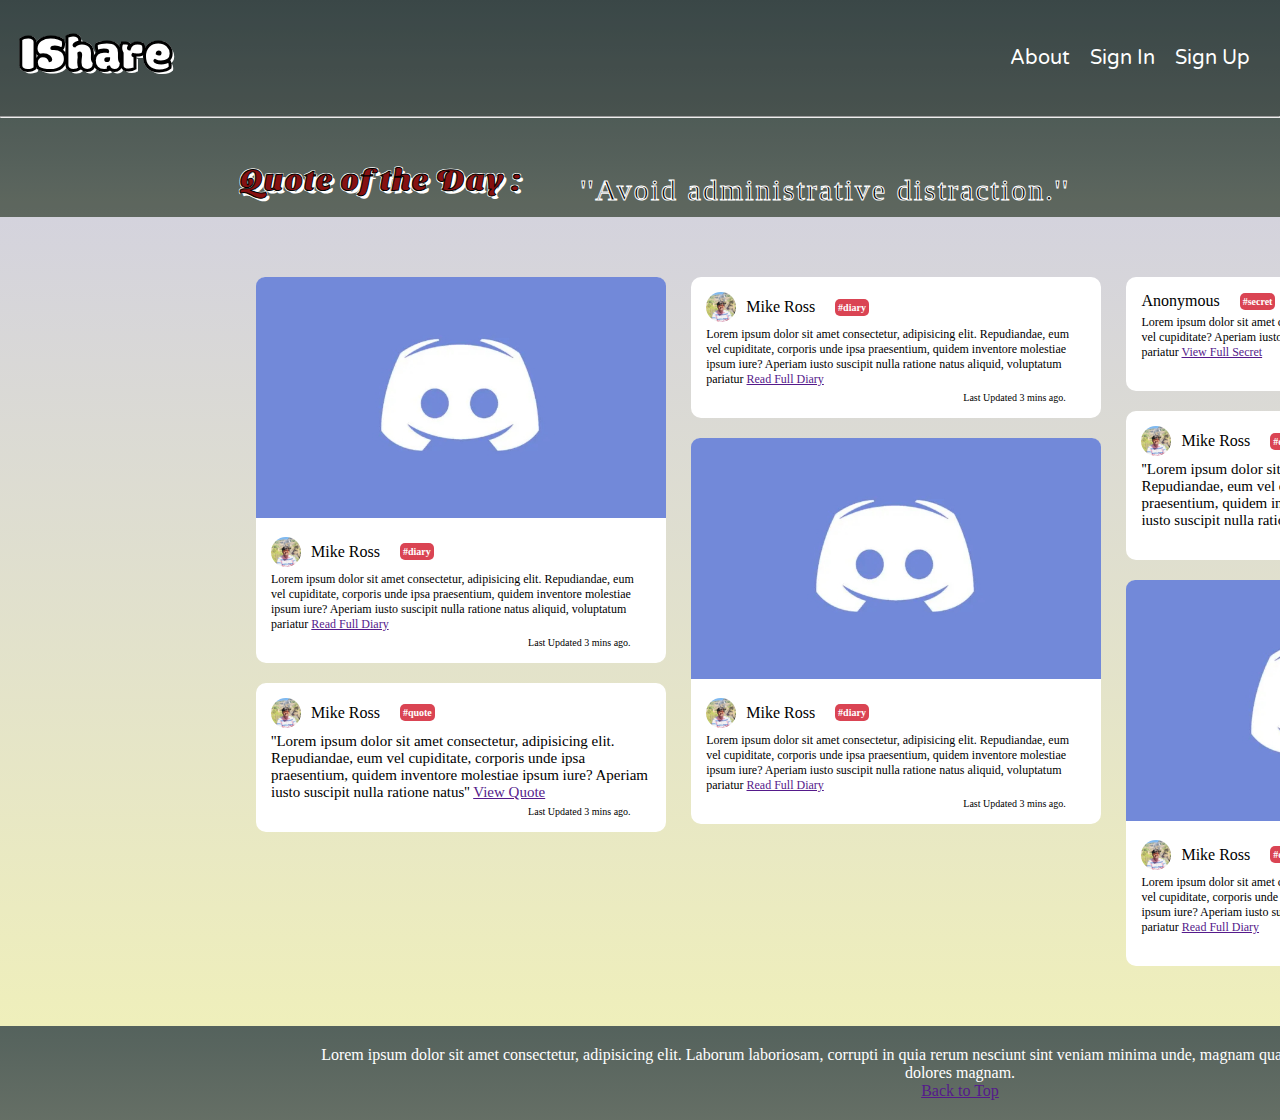
<file: views/index.html>
<!DOCTYPE html>
<html lang="en">
<head>
    <meta charset="UTF-8">
    <meta name="viewport" content="width=device-width, initial-scale=1.0">
    <!-- Stylesheets -->
    <!-- Bootstrap CSS -->
    <link rel="stylesheet" href="https://cdn.jsdelivr.net/npm/bootstrap@4.5.3/dist/css/bootstrap.min.css" integrity="sha384-TX8t27EcRE3e/ihU7zmQxVncDAy5uIKz4rEkgIXeMed4M0jlfIDPvg6uqKI2xXr2" crossorigin="anonymous">
    <link rel="stylesheet" href="../assets/css/index.css">

    <!-- Fonts -->
        <link href="https://fonts.googleapis.com/css2?family=Cabin&family=Calligraffitti&family=Modak&display=swap" rel="stylesheet">
        <link href="https://fonts.googleapis.com/css2?family=Varela+Round&display=swap" rel="stylesheet">
        <link href="https://fonts.googleapis.com/css2?family=Sansita+Swashed:wght@600&display=swap" rel="stylesheet">

    <!-- Icons -->
        <link rel="stylesheet" href="https://cdnjs.cloudflare.com/ajax/libs/font-awesome/5.15.1/css/all.min.css" integrity="sha512-+4zCK9k+qNFUR5X+cKL9EIR+ZOhtIloNl9GIKS57V1MyNsYpYcUrUeQc9vNfzsWfV28IaLL3i96P9sdNyeRssA==" crossorigin="anonymous" />
        
    
    <title>IShare</title>
</head>
<body>
    
<div class="nav-container">
    <div class="logo">IShare</div>
    <div class="right-container">
        <div class="nav-common"><a href="../views/about.html">About</a></div>
        <div class="nav-common"><a href="../views/auth/login.html">Sign In</a></div>
        <div class="nav-common"><a href="../views/auth/signup.html">Sign Up</a></div>
    </div>
</div>
<hr>
<div class="quote-container">
    <div class="quote-content">
        <h2><strong>Quote of the Day :</strong></h2>
        <p class="quote">''Avoid administrative distraction.''</p>
    </div>
</div>

<div class="diary-container">
    <div class="left-d">
        <div class="card-container-d-with-image">
            <img src="../assets/images/default.jpg" alt="" class="d-image-def">
            <div class="d-content-container">
                <div class="d-author-container">
                    <img src="../assets/images/avatar.jpg" alt="" class="d-avatar">
                    <div class="d-author">Mike Ross</div>
                    <div class="d-tag"><strong>#diary</strong></div>
                </div>
                <div class="d-content">Lorem ipsum dolor sit amet consectetur, adipisicing elit. Repudiandae, eum vel cupiditate, corporis unde ipsa praesentium, quidem inventore molestiae ipsum iure? Aperiam iusto suscipit nulla ratione natus <span class="faded-content">aliquid, voluptatum pariatur</span> <a href="">Read Full Diary</a></div>
                <div class="d-date">Last Updated 3 mins ago.</div>
            </div>
        </div>
        <div class="card-container-q">
            <div class="d-content-container">
                <div class="d-author-container">
                    <img src="../assets/images/avatar.jpg" alt="" class="d-avatar">
                    <div class="d-author">Mike Ross</div>
                    <div class="d-tag"><strong>#quote</strong></div>
                </div>
                <div class="q-content">''Lorem ipsum dolor sit amet consectetur, adipisicing elit. Repudiandae, eum vel cupiditate, corporis unde ipsa praesentium, quidem inventore molestiae ipsum iure? Aperiam iusto suscipit nulla ratione natus'' <a href="">View Quote</a></div>
                <div class="d-date">Last Updated 3 mins ago.</div>
            </div>
        </div>
    </div>
    <div class="middle-d">
        <div class="card-container-d-without-image">
            <div class="d-content-container">
                <div class="d-author-container">
                    <img src="../assets/images/avatar.jpg" alt="" class="d-avatar">
                    <div class="d-author">Mike Ross</div>
                    <div class="d-tag"><strong>#diary</strong></div>
                </div>

                <div class="d-content">Lorem ipsum dolor sit amet consectetur, adipisicing elit. Repudiandae, eum vel cupiditate, corporis unde ipsa praesentium, quidem inventore molestiae ipsum iure? Aperiam iusto suscipit nulla ratione natus <span class="faded-content">aliquid, voluptatum pariatur</span> <a href="">Read Full Diary</a></div>
                <div class="d-date">Last Updated 3 mins ago.</div>
            </div>
        </div>
        <div class="card-container-d-with-image">
            <img src="../assets/images/default.jpg" alt="" class="d-image-def">
            <div class="d-content-container">
                <div class="d-author-container">
                    <img src="../assets/images/avatar.jpg" alt="" class="d-avatar">
                    <div class="d-author">Mike Ross</div>
                    <div class="d-tag"><strong>#diary</strong></div>
                </div>
                <div class="d-content">Lorem ipsum dolor sit amet consectetur, adipisicing elit. Repudiandae, eum vel cupiditate, corporis unde ipsa praesentium, quidem inventore molestiae ipsum iure? Aperiam iusto suscipit nulla ratione natus <span class="faded-content">aliquid, voluptatum pariatur</span> <a href="">Read Full Diary</a></div>
                <div class="d-date">Last Updated 3 mins ago.</div>
            </div>
        </div>
    </div>
    <div class="right-d">
        <div class="card-container-s">
            <div class="d-content-container">
                <div class="d-author-container">
                    <div class="s-author">Anonymous</div>
                    <div class="d-tag"><strong>#secret</strong></div>
                </div>

                <div class="d-content">Lorem ipsum dolor sit amet consectetur, adipisicing elit. Repudiandae, eum vel cupiditate? Aperiam iusto suscipit nulla ratione natus <span class="faded-content">aliquid, voluptatum pariatur</span> <a href="">View Full Secret</a></div>
                <div class="d-date">Last Updated 3 mins ago.</div>
            </div>
        </div>
        <div class="card-container-q">
            <div class="d-content-container">
                <div class="d-author-container">
                    <img src="../assets/images/avatar.jpg" alt="" class="d-avatar">
                    <div class="d-author">Mike Ross</div>
                    <div class="d-tag"><strong>#quote</strong></div>
                </div>
                <div class="q-content">''Lorem ipsum dolor sit amet consectetur, adipisicing elit. Repudiandae, eum vel cupiditate, corporis unde ipsa praesentium, quidem inventore molestiae ipsum iure? Aperiam iusto suscipit nulla ratione natus'' <a href="">View Quote</a></div>
                <div class="d-date">Last Updated 3 mins ago.</div>
            </div>
        </div>
        <div class="card-container-d-with-image">
            <img src="../assets/images/default.jpg" alt="" class="d-image-def">
            <div class="d-content-container">
                <div class="d-author-container">
                    <img src="../assets/images/avatar.jpg" alt="" class="d-avatar">
                    <div class="d-author">Mike Ross</div>
                    <div class="d-tag"><strong>#diary</strong></div>
                </div>
                <div class="d-content">Lorem ipsum dolor sit amet consectetur, adipisicing elit. Repudiandae, eum vel cupiditate, corporis unde ipsa praesentium, quidem inventore molestiae ipsum iure? Aperiam iusto suscipit nulla ratione natus <span class="faded-content">aliquid, voluptatum pariatur</span> <a href="">Read Full Diary</a></div>
                <div class="d-date">Last Updated 3 mins ago.</div>
            </div>
        </div>
    </div>
</div>

<div class="footer-container">
    <div class="f-desc-content">Lorem ipsum dolor sit amet consectetur, adipisicing elit. Laborum laboriosam, corrupti in quia rerum nesciunt sint veniam minima unde, magnam quaerat optio vero vitae tenetur? Quod deleniti libero dolores magnam.</div>
    <a href="" class="back-2-top">Back to Top</a>
</div>


<script src="../assets/scripts/index.js"></script>
</body>
</html>
</file>
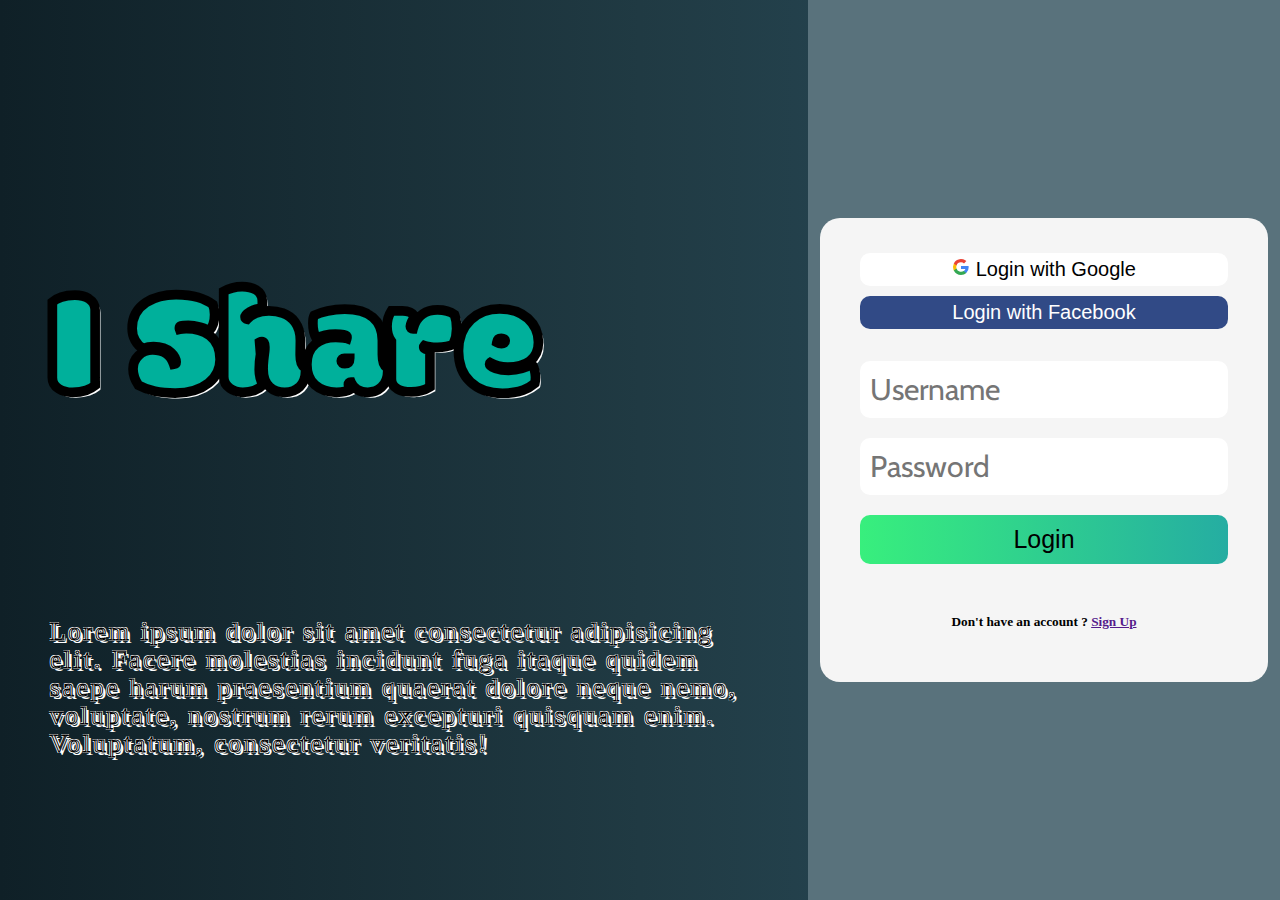
<file: views/auth/login.html>
<!DOCTYPE html>
<html lang="en">
<head>
    <meta charset="UTF-8">
    <meta name="viewport" content="width=device-width, initial-scale=1.0">
    <!-- Stylesheets -->
        <!-- Bootstrap CSS -->
            <link rel="stylesheet" href="https://cdn.jsdelivr.net/npm/bootstrap@4.5.3/dist/css/bootstrap.min.css" integrity="sha384-TX8t27EcRE3e/ihU7zmQxVncDAy5uIKz4rEkgIXeMed4M0jlfIDPvg6uqKI2xXr2" crossorigin="anonymous">
            <link rel="stylesheet" href="../../assets/css/auth/style.css">

        <!-- Fonts -->
            <link href="https://fonts.googleapis.com/css2?family=Cabin&family=Calligraffitti&family=Modak&display=swap" rel="stylesheet">
            <link href="https://fonts.googleapis.com/css2?family=Varela+Round&display=swap" rel="stylesheet">

        <!-- Icons -->
        <link rel="stylesheet" href="https://cdnjs.cloudflare.com/ajax/libs/font-awesome/5.15.1/css/all.min.css" integrity="sha512-+4zCK9k+qNFUR5X+cKL9EIR+ZOhtIloNl9GIKS57V1MyNsYpYcUrUeQc9vNfzsWfV28IaLL3i96P9sdNyeRssA==" crossorigin="anonymous" />
    
    <title>IShare | SignIn</title>
</head>
<body>
    

<div class="head-container">
    <div class="canvas">
        <h2>I <i class="fas fa-heartbeat"></i> Share</h2>
        <p>Lorem ipsum dolor sit amet consectetur adipisicing elit. Facere molestias incidunt fuga itaque quidem saepe harum praesentium quaerat dolore neque nemo, voluptate, nostrum rerum excepturi quisquam enim. Voluptatum, consectetur veritatis!</p>
    </div>
    <div class="form">
        <form action="" method="post" class="login-form">
            <button class="google-source-login">
                <svg aria-hidden="true" class="native svg-icon iconGoogle" width="18" height="18" viewBox="0 0 18 18"><path d="M16.51 8H8.98v3h4.3c-.18 1-.74 1.48-1.6 2.04v2.01h2.6a7.8 7.8 0 002.38-5.88c0-.57-.05-.66-.15-1.18z" fill="#4285F4"></path><path d="M8.98 17c2.16 0 3.97-.72 5.3-1.94l-2.6-2a4.8 4.8 0 01-7.18-2.54H1.83v2.07A8 8 0 008.98 17z" fill="#34A853"></path><path d="M4.5 10.52a4.8 4.8 0 010-3.04V5.41H1.83a8 8 0 000 7.18l2.67-2.07z" fill="#FBBC05"></path><path d="M8.98 4.18c1.17 0 2.23.4 3.06 1.2l2.3-2.3A8 8 0 001.83 5.4L4.5 7.49a4.77 4.77 0 014.48-3.3z" fill="#EA4335"></path></svg>
                Login with Google
            </button>
            <button class="facebook-source-login">
                <i class="fab fa-facebook-square"></i>
                Login with Facebook
            </button>
            <hr>
            <input type="text" name="username" id="username" placeholder="Username">
            <input type="password" name="password" id="password" placeholder="Password">
            <button type="submit" class="signin">Login</button>
            <hr>
            <h5>Don't have an account ? <a href="">Sign Up</a></h5>
        </form>
    </div>
</div>




<!-- Scripts -->
<!-- jQuery and JS bundle w/ Popper.js -->
<!-- <script src="../../assets/scripts/auth.js"></script> -->
<script src="https://code.jquery.com/jquery-3.5.1.slim.min.js" integrity="sha384-DfXdz2htPH0lsSSs5nCTpuj/zy4C+OGpamoFVy38MVBnE+IbbVYUew+OrCXaRkfj" crossorigin="anonymous"></script>
<script src="https://cdn.jsdelivr.net/npm/bootstrap@4.5.3/dist/js/bootstrap.bundle.min.js" integrity="sha384-ho+j7jyWK8fNQe+A12Hb8AhRq26LrZ/JpcUGGOn+Y7RsweNrtN/tE3MoK7ZeZDyx" crossorigin="anonymous"></script>
</body>
</html>
</file>
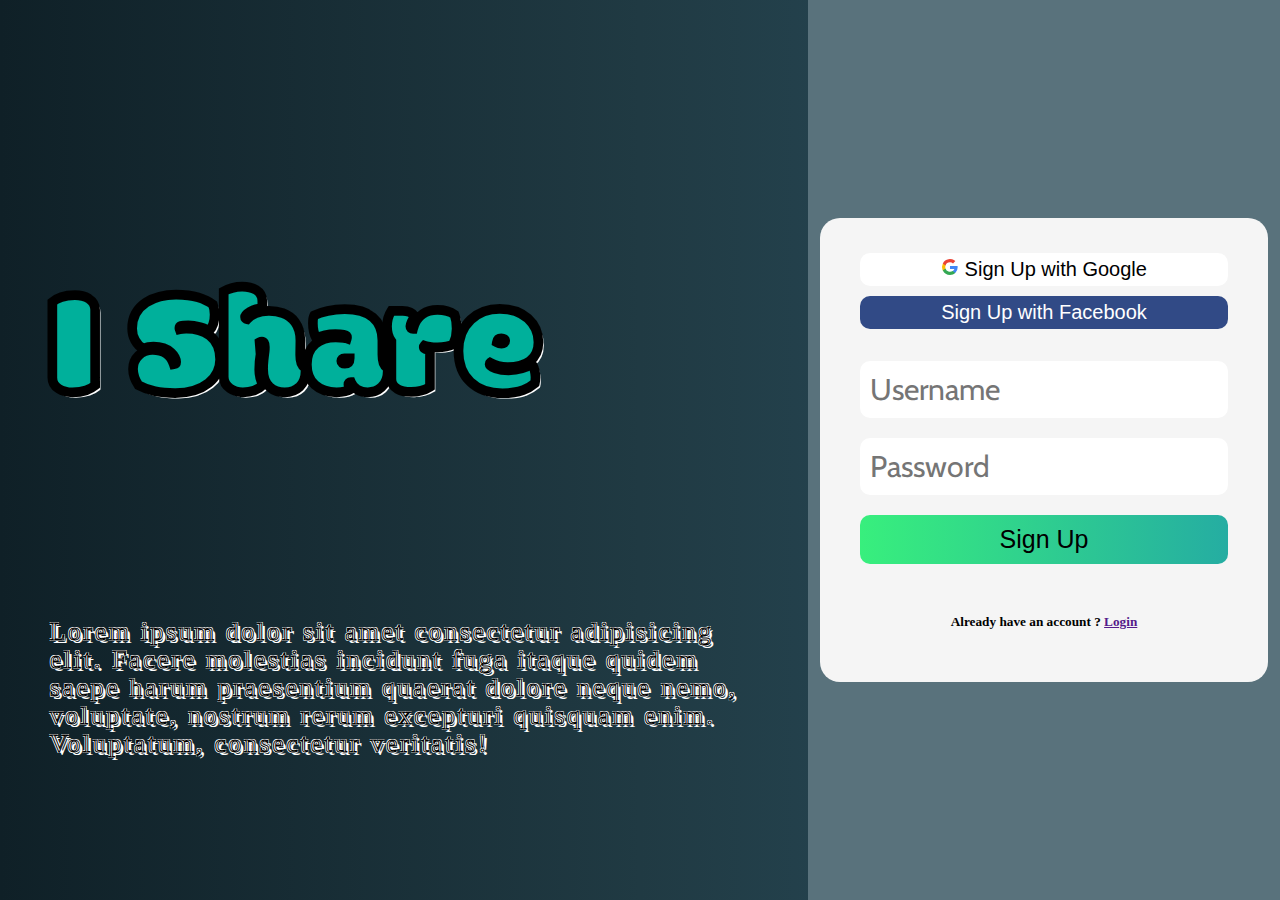
<file: views/auth/signup.html>
<!DOCTYPE html>
<html lang="en">
<head>
    <meta charset="UTF-8">
    <meta name="viewport" content="width=device-width, initial-scale=1.0">
    <!-- Stylesheets -->
        <!-- Bootstrap CSS -->
            <link rel="stylesheet" href="https://cdn.jsdelivr.net/npm/bootstrap@4.5.3/dist/css/bootstrap.min.css" integrity="sha384-TX8t27EcRE3e/ihU7zmQxVncDAy5uIKz4rEkgIXeMed4M0jlfIDPvg6uqKI2xXr2" crossorigin="anonymous">
            <link rel="stylesheet" href="../../assets/css/auth/style.css">

        <!-- Fonts -->
            <link href="https://fonts.googleapis.com/css2?family=Cabin&family=Calligraffitti&family=Modak&display=swap" rel="stylesheet">
            <link href="https://fonts.googleapis.com/css2?family=Varela+Round&display=swap" rel="stylesheet">

        <!-- Icons -->
        <link rel="stylesheet" href="https://cdnjs.cloudflare.com/ajax/libs/font-awesome/5.15.1/css/all.min.css" integrity="sha512-+4zCK9k+qNFUR5X+cKL9EIR+ZOhtIloNl9GIKS57V1MyNsYpYcUrUeQc9vNfzsWfV28IaLL3i96P9sdNyeRssA==" crossorigin="anonymous" />
    
    <title>IShare | SignUp</title>
</head>
<body>
    

<div class="head-container">
    <div class="canvas">
        <h2>I <i class="fas fa-heartbeat"></i> Share</h2>
        <p>Lorem ipsum dolor sit amet consectetur adipisicing elit. Facere molestias incidunt fuga itaque quidem saepe harum praesentium quaerat dolore neque nemo, voluptate, nostrum rerum excepturi quisquam enim. Voluptatum, consectetur veritatis!</p>
    </div>
    <div class="form">
        <form action="" method="post" class="login-form">
            <button class="google-source-login">
                <svg aria-hidden="true" class="native svg-icon iconGoogle" width="18" height="18" viewBox="0 0 18 18"><path d="M16.51 8H8.98v3h4.3c-.18 1-.74 1.48-1.6 2.04v2.01h2.6a7.8 7.8 0 002.38-5.88c0-.57-.05-.66-.15-1.18z" fill="#4285F4"></path><path d="M8.98 17c2.16 0 3.97-.72 5.3-1.94l-2.6-2a4.8 4.8 0 01-7.18-2.54H1.83v2.07A8 8 0 008.98 17z" fill="#34A853"></path><path d="M4.5 10.52a4.8 4.8 0 010-3.04V5.41H1.83a8 8 0 000 7.18l2.67-2.07z" fill="#FBBC05"></path><path d="M8.98 4.18c1.17 0 2.23.4 3.06 1.2l2.3-2.3A8 8 0 001.83 5.4L4.5 7.49a4.77 4.77 0 014.48-3.3z" fill="#EA4335"></path></svg>
                Sign Up with Google
            </button>
            <button class="facebook-source-login">
                <i class="fab fa-facebook-square"></i>
                Sign Up with Facebook
            </button>
            <hr>
            <input type="text" name="username" id="username" placeholder="Username">
            <input type="password" name="password" id="password" placeholder="Password">
            <button type="submit" class="signin">Sign Up</button>
            <hr>
            <h5>Already have an account ? <a href="">Login</a></h5>
        </form>
    </div>
</div>

<!-- Scripts -->
<!-- jQuery and JS bundle w/ Popper.js -->
<!-- <script src="../../assets/scripts/auth.js"></script> -->
<script src="https://code.jquery.com/jquery-3.5.1.slim.min.js" integrity="sha384-DfXdz2htPH0lsSSs5nCTpuj/zy4C+OGpamoFVy38MVBnE+IbbVYUew+OrCXaRkfj" crossorigin="anonymous"></script>
<script src="https://cdn.jsdelivr.net/npm/bootstrap@4.5.3/dist/js/bootstrap.bundle.min.js" integrity="sha384-ho+j7jyWK8fNQe+A12Hb8AhRq26LrZ/JpcUGGOn+Y7RsweNrtN/tE3MoK7ZeZDyx" crossorigin="anonymous"></script>
</body>
</html>
</file>
<file: assets/css/index.css>
html, body{
    margin: 0;
    height: 100%;
    background: #3E5151;  /* fallback for old browsers */
    background: -webkit-linear-gradient(to top, #DECBA4, #3E5151);  /* Chrome 10-25, Safari 5.1-6 */
    background: linear-gradient(to top, #DECBA4, #3E5151); /* W3C, IE 10+/ Edge, Firefox 16+, Chrome 26+, Opera 12+, Safari 7+ */

}

.nav-container{
    display: flex;
    flex-direction: row;
    justify-content: space-between;
    padding: 20px;
    background: rgba(51,51,51, 0.3) ;
    position: relative;
}

.logo{
    font-size: 30px;
    font-family: 'Modak', cursive;
    color: white;
    -webkit-text-stroke: 3px black;
    text-shadow:
       3px 3px 0 #fff,
     -1px -1px 0 #fff,  
      1px -1px 0 #fff,
      -1px 1px 0 #fff,
       1px 1px 0 #fff;
    font-size: 50px;
}

.right-container{
    display: flex;
    flex-direction: row;
    align-items: center;
}

.nav-common a{
    margin: 10px;
    color: black;
    text-decoration: none;
    font-size: 20px;
    color: white;
    font-family: 'Varela Round', sans-serif;
}

hr{
    background-color: black;
    margin: 0;
    /* border-top: 0; */
}

.quote-container{
    width: 100%;
    background-color: rgba(51,51,51, 0.1);
}

.quote-content{
    display: flex ;
    flex-direction: row;
    align-items: center;
    width: 100%;
    padding: 10px;
    justify-content: center;
}

.quote-content h2 strong{
    font-size: 30px;
    color: #861111;
    font-family: 'Sansita Swashed', cursive;
    -webkit-text-stroke: 1px black;
    text-shadow:
       3px 3px 0 #fff,
     -1px -1px 0 #fff,  
      1px -1px 0 #fff,
      -1px 1px 0 #fff;
    letter-spacing: 2px;
}

.quote-content h2{
    margin-bottom: 0;
    padding: 0;
    flex-basis: 25%;
    padding-left: 10px;
}

.quote-content p{
    font-family: 'Calligraffitti', cursive;
    font-size: 30px;
    color: black;
    -webkit-text-stroke: 1px white;
    /* text-shadow:
       3px 3px 0 #fff,
     -1px -1px 0 #fff,  
      1px -1px 0 #fff,
      -1px 1px 0 #fff,
       1px 1px 0 #fff; */
    letter-spacing: 2px;
    margin-bottom: 0;
    padding-top: 15px;
    padding-left: 20px;
}

.diary-container{
    width: 100%;
    padding-left: 20%;
    padding-right: 20%;
    /* height: 100%; */
    background: #EFEFBB;  /* fallback for old browsers */
    background: -webkit-linear-gradient(to bottom, #D4D3DD, #EFEFBB);  /* Chrome 10-25, Safari 5.1-6 */
    background: linear-gradient(to bottom, #D4D3DD, #EFEFBB); /* W3C, IE 10+/ Edge, Firefox 16+, Chrome 26+, Opera 12+, Safari 7+ */
    display: flex;
    justify-content: space-between;
    padding-top: 50px;
    padding-bottom: 50px;
}

.left-d{
    display: flex;
    flex-direction: column;
    width: 32%;
}

.middle-d{
    display: flex;
    flex-direction: column;
    width: 32%;
}

.right-d{
    display: flex;
    flex-direction: column;
    width: 32%;
}

.d-content-container{
    display: flex;
    flex-direction: column;
    padding: 15px;
}

.d-author-container{
    display: flex;
    flex-direction: row;
    align-items: center;
}

.d-image-def{
    width: 100%;
    border-radius: 9px 9px 0 0;
}

.d-avatar{
    width: 30px;
    height: 30px;
    border-radius: 50%;
}

.d-author{
    padding-left: 10px;
}

.card-container-d-with-image, .card-container-d-without-image, .card-container-s, .card-container-q{
    /* border: 1px solid black; */
    background-color: white;
    border-radius: 10px;
    margin-top: 10px;
    margin-bottom: 10px;
}

.d-content{
    font-size: 12px;
    margin-top: 5px;
    margin-bottom: 5px;
}

.d-date{
    font-size: 10px;
    padding-right: 20px;
    align-self: flex-end ;
}

.d-tag{
    margin-left: 20px;
    font-size: 10px;
    background-color: #DA4453;
    color: white;
    border-radius: 5px;
    padding: 3px;
}

.q-content{
    font-size: 15px;
    margin-top: 5px;
    margin-bottom: 5px;
    font-family: 'Calligraffitti', cursive;
}

.footer-container{
    width: 100%;
    display: flex;
    flex-direction: column;
    align-items: center;
    padding-left: 25%;
    padding-right: 25%;
    padding-top: 20px;
    padding-bottom: 20px ;
    color: white;
    text-align: center;
}

.footer-container a:hover{
    color: #396afc;
}
</file>
<file: assets/css/auth/style.css>
body, html {
    margin: 0;
    height: 100%;
}

.head-container{
    display: flex;
    height: 100%;
    width: 100%;
    background: #0F2027;  /* fallback for old browsers */
    background: -webkit-linear-gradient(to left, #2C5364, #203A43, #0F2027);  /* Chrome 10-25, Safari 5.1-6 */
    background: linear-gradient(to left, #2C5364, #203A43, #0F2027); /* W3C, IE 10+/ Edge, Firefox 16+, Chrome 26+, Opera 12+, Safari 7+ */

}
 
.canvas{
    background-size: cover;
    background-repeat: no-repeat;
    width: 60%;
    display: flex;
    flex-direction: column;
    justify-content: center;
    padding: 50px;
}

.canvas h2{
    font-family: 'Modak', cursive;
    font-size: 150px;
    color: #00b09b ;
    -webkit-text-stroke: 5px black;
   text-shadow:
       3px 3px 0 #fff,
     -1px -1px 0 #fff,  
      1px -1px 0 #fff,
      -1px 1px 0 #fff,
       1px 1px 0 #fff;
}

.canvas h2 i{
    color: darkred;
}

.canvas p{
    font-family: 'Calligraffitti', cursive;
    font-size: 25px;
    color: white;
    -webkit-text-stroke: 1px black;
    letter-spacing: 3px ;
   text-shadow:
       3px 3px 0 #fff,
     -1px -1px 0 #fff,  
      1px -1px 0 #fff,
      -1px 1px 0 #fff,
       1px 1px 0 #fff;
}

.form{
    width: 40%;
    display: flex;
    justify-content: center;
    align-items: center;
    background-color: #59727c;
}

.login-form{
    background-color: whitesmoke;
    padding: 30px;
    display: flex;
    flex-direction: column;
    align-items: center;
    border-radius: 20px ;
}

.login-form input{
    font-size: 30px;
    border-radius: 10px;
    border: none;
    margin: 10px;
    padding: 10px;
    font-family: 'Cabin', sans-serif;
}

.signin{
    border: none;
    background: #11998e;  /* fallback for old browsers */
    background: -webkit-linear-gradient(to right, #38ef7d, #25ada2);  /* Chrome 10-25, Safari 5.1-6 */
    background: linear-gradient(to right, #38ef7d, #25ada2); /* W3C, IE 10+/ Edge, Firefox 16+, Chrome 26+, Opera 12+, Safari 7+ */
    margin: 10px;
    border-radius: 10px;
    padding: 10px;
    width: 95%;
    font-size: 25px;
}

.google-source-login{
    border: none;
    background-color: white;
    width: 95%;
    margin: 5px;
    font-size: 20px;
    padding: 5px;
    border-radius: 10px;
}

.facebook-source-login{
    border: none;
    background-color: #314a86;
    width: 95%;
    margin: 5px;
    color: white;
    font-size: 20px;
    padding: 5px;
    border-radius: 10px;
}

.login-form hr{
    border: 0;
    height: 1px;
    background: #333;
    background-image: linear-gradient(to right, rgba(0, 0, 0, 0), rgba(0, 0, 0, 0.75), rgba(0, 0, 0, 0));
}

.login-form svg{
    font-size: 20px;
}

hr {
    border: 0;
    height: 0;
    border-top: 1px solid rgba(0, 0, 0, 0.1);
    border-bottom: 1px solid rgba(255, 255, 255, 0.3);
}

.signin:hover{
    border: 2px solid #59727c;
}
</file>
